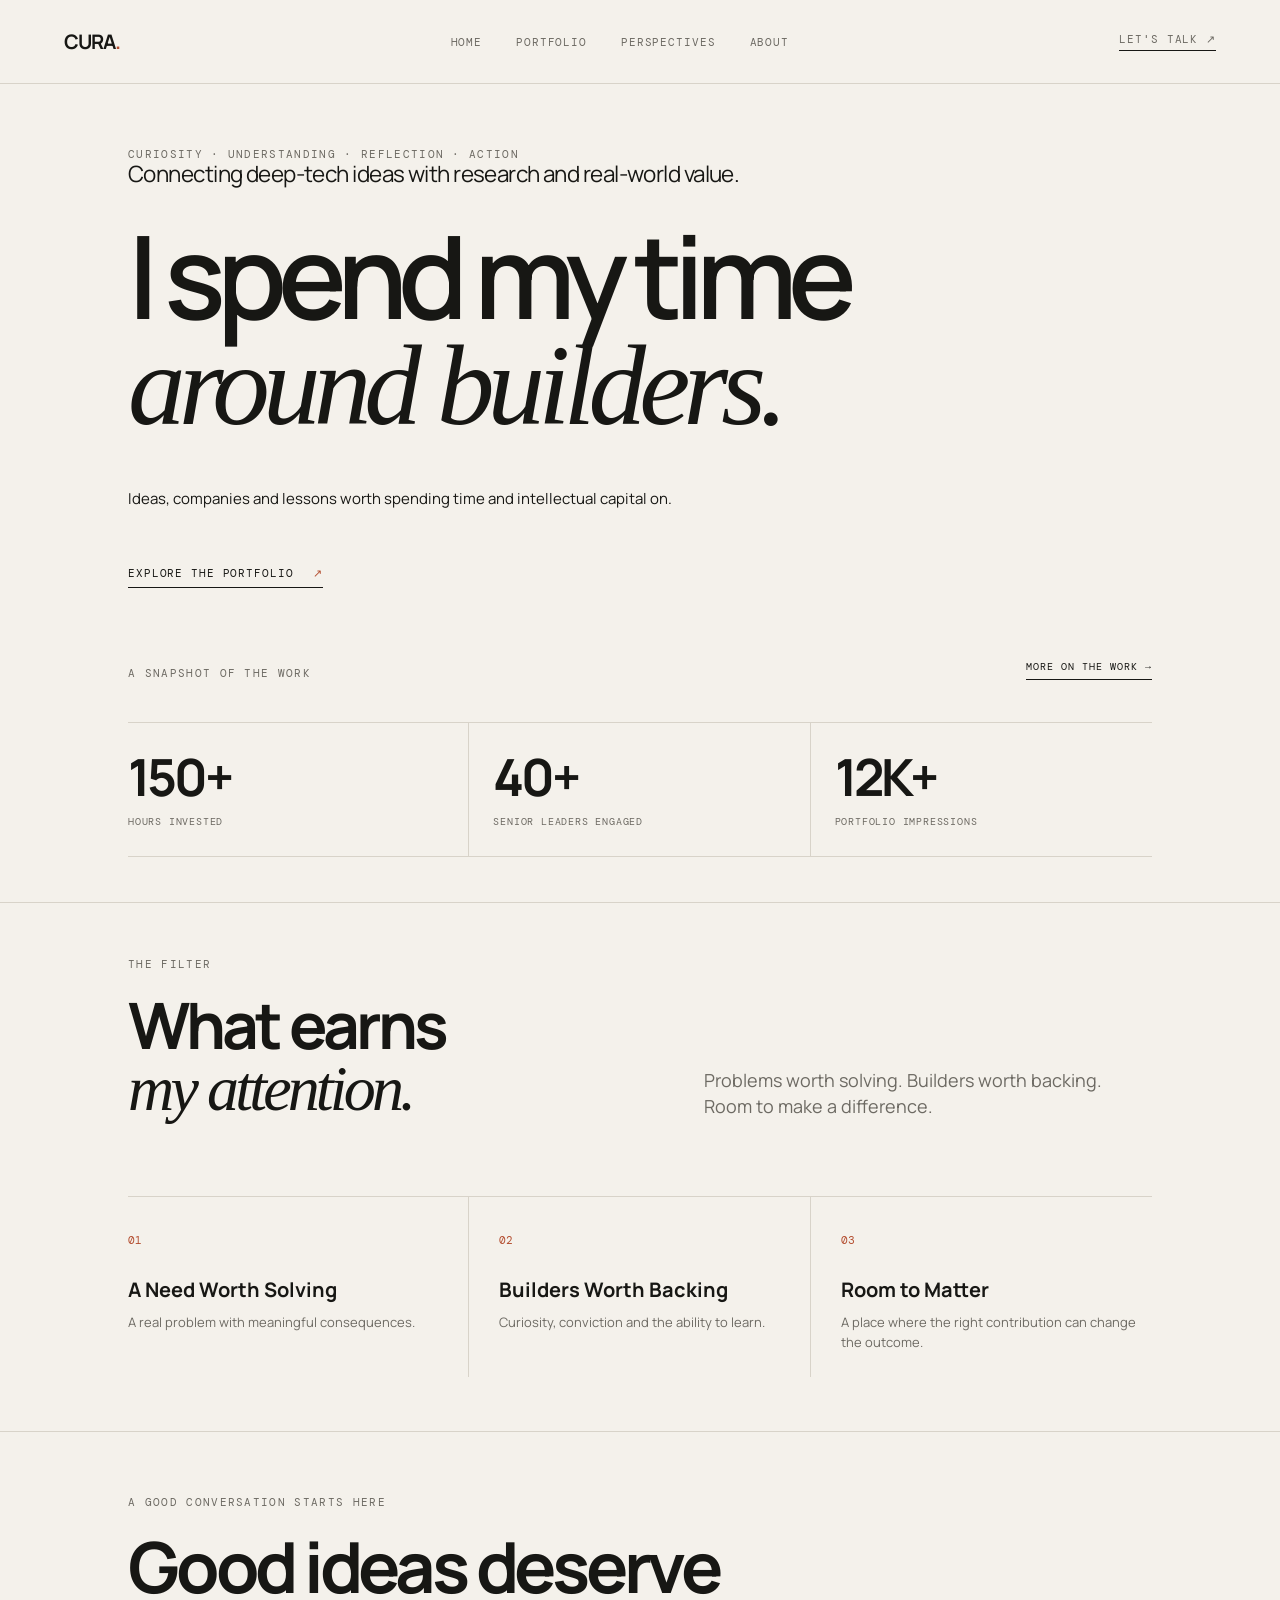
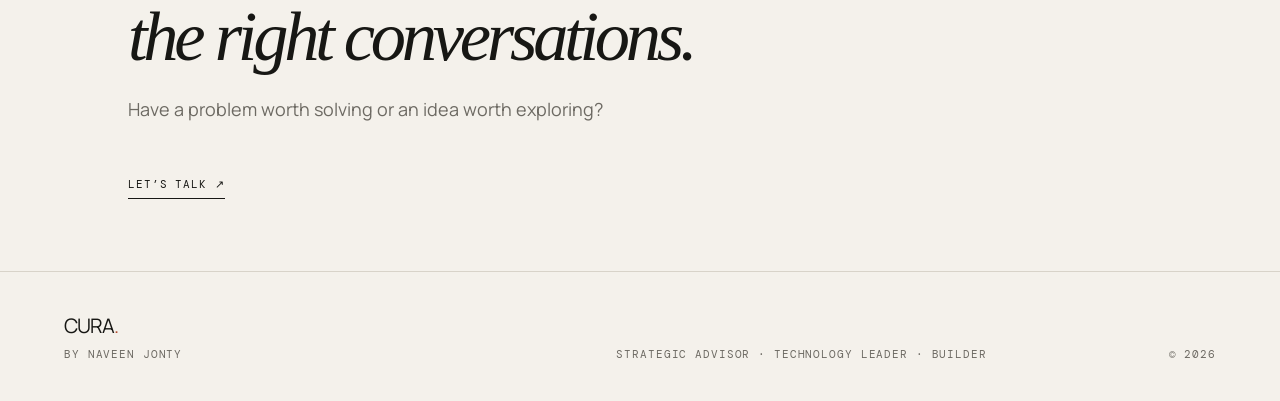
<file: index.html>
<!doctype html><html lang="en"><head><meta charset="utf-8"><meta name="viewport" content="width=device-width,initial-scale=1"><title>Home — CURA</title><meta name="description" content="CURA by Naveen Jonty — a portfolio of perspectives, people, businesses and ideas worth building."><link rel="stylesheet" href="styles.css"></head><body class="home-page"><header class="nav"><a class="brand" href="index.html">CURA<span>.</span></a><nav><a href="index.html">Home</a><a href="portfolio.html">Portfolio</a><a href="perspectives.html">Perspectives</a><a href="about.html">About</a></nav><a class="nav-note" href="mailto:hello@cura.ai">Let's talk ↗</a></header><main><section class="hero"><div class="eyebrow">CURiosity · Understanding · Reflection · Action</div><p class="hero-purpose">Connecting deep-tech ideas with research and real-world value.</p>

  <h1>I spend my time<br><em>around builders.</em></h1><p class="lede"></p><p class="lede small">Ideas, companies and lessons worth spending time and intellectual capital on.</p><a class="arrow-link" href="portfolio.html">Explore the portfolio <span>↗</span></a></section>
<section class="home-impact">
  <div class="section-head">
    <div class="eyebrow">A SNAPSHOT OF THE WORK</div>
    <a href="portfolio.html#impact">MORE ON THE WORK →</a>
  </div>
  <div class="home-impact-grid home-impact-three">
    <div class="home-impact-item"><strong data-impact="hours">—</strong><span>Hours invested</span></div>
    <div class="home-impact-item"><strong data-impact="seniorStakeholders">—</strong><span>Senior leaders engaged</span></div>
    <div class="home-impact-item"><strong data-impact="linkedinImpressions">—</strong><span>Portfolio impressions</span></div>
  </div>
</section>

<section class="filter">
  <div class="filter-intro">
    <div>
      <div class="eyebrow">THE FILTER</div>
      <h2>What earns<br><em>my attention.</em></h2>
    </div>
    <p>Problems worth solving. Builders worth backing. Room to make a difference.</p>
  </div>
  <div class="filter-grid">
    <article class="filter-card"><span>01</span><h3>A Need Worth Solving</h3><p>A real problem with meaningful consequences.</p></article>
    <article class="filter-card"><span>02</span><h3>Builders Worth Backing</h3><p>Curiosity, conviction and the ability to learn.</p></article>
    <article class="filter-card"><span>03</span><h3>Room to Matter</h3><p>A place where the right contribution can change the outcome.</p></article>
  </div>
</section>
<section class="closing"><div class="eyebrow">A GOOD CONVERSATION STARTS HERE</div><h2>Good ideas deserve<br><em>the right conversations.</em></h2><p>Have a problem worth solving or an idea worth exploring?</p><a class="arrow-link" href="mailto:hello@cura.ai">Let’s talk ↗</a></section></main><footer><div><span class="brand">CURA<span>.</span></span><p>By Naveen Jonty</p></div><div>Strategic Advisor · Technology Leader · Builder</div><div>© 2026</div></footer><script src="cura-config.js"></script></body></html>
</file>
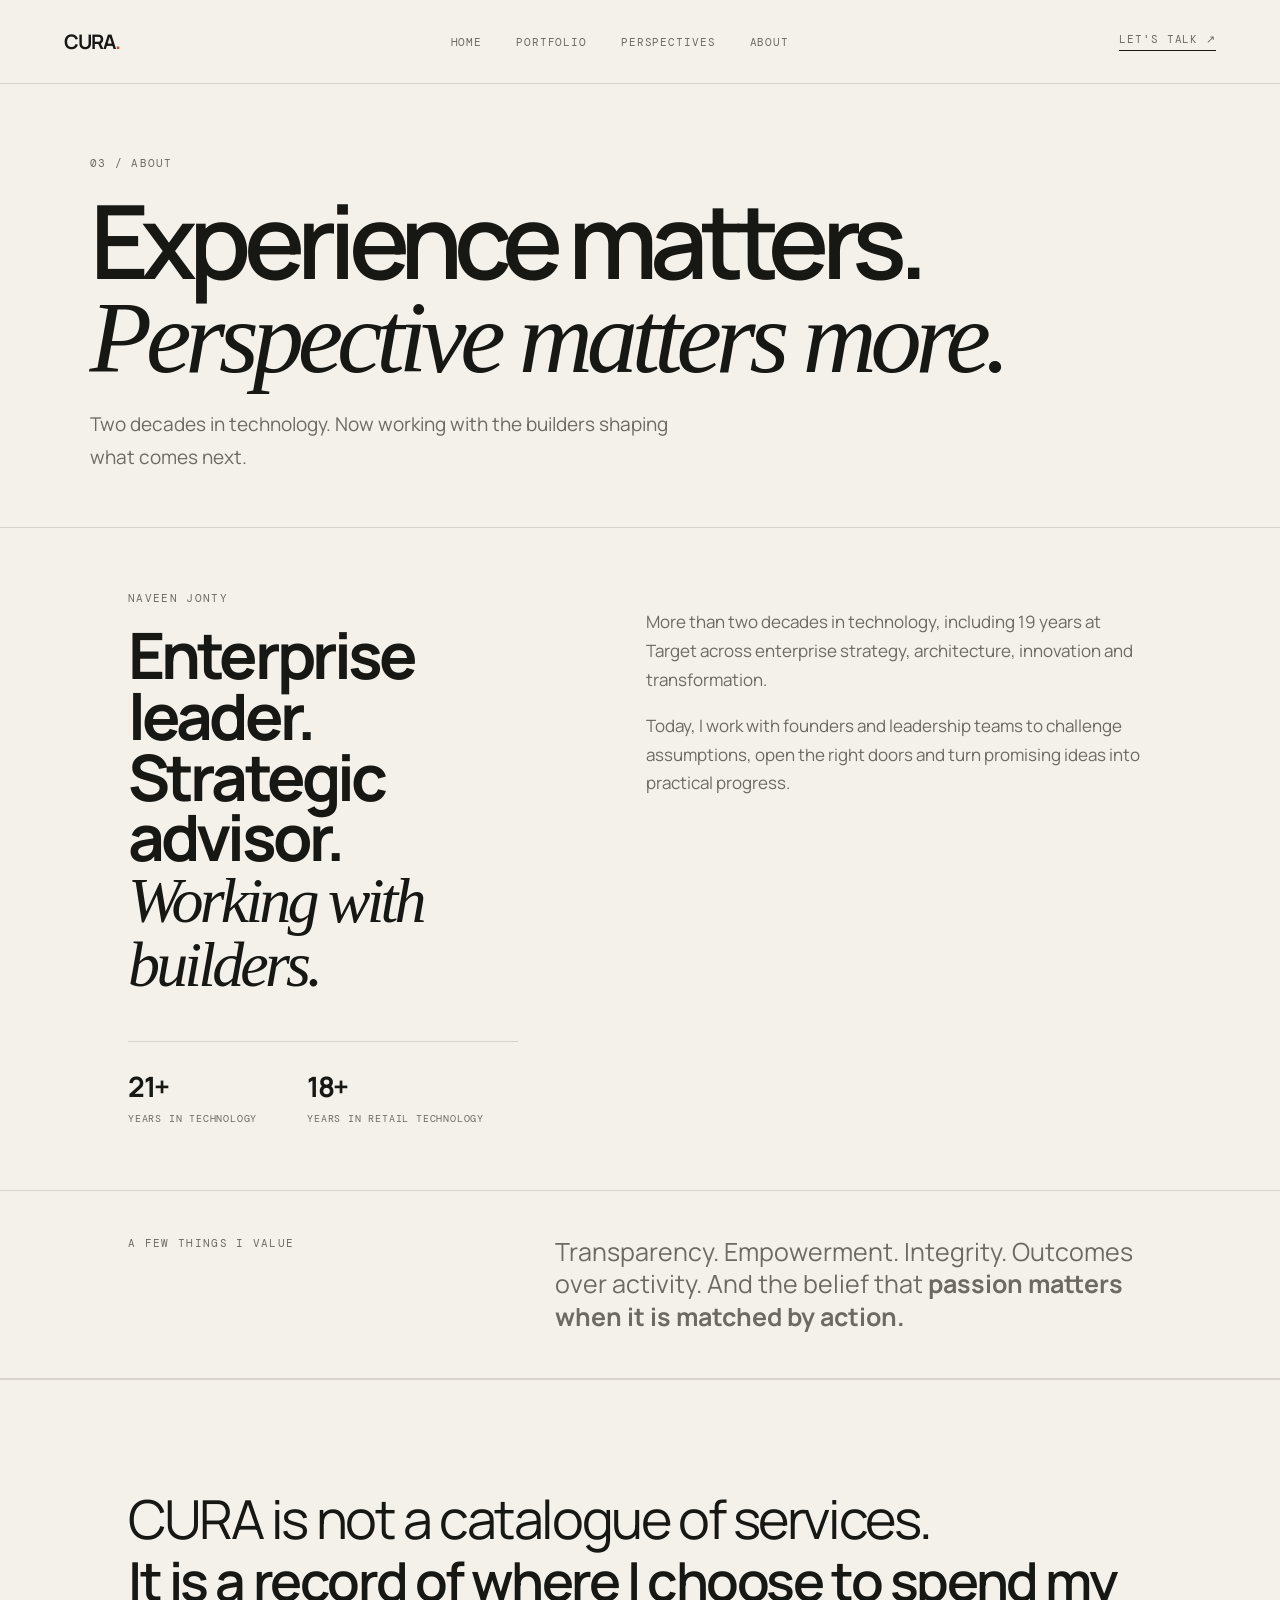
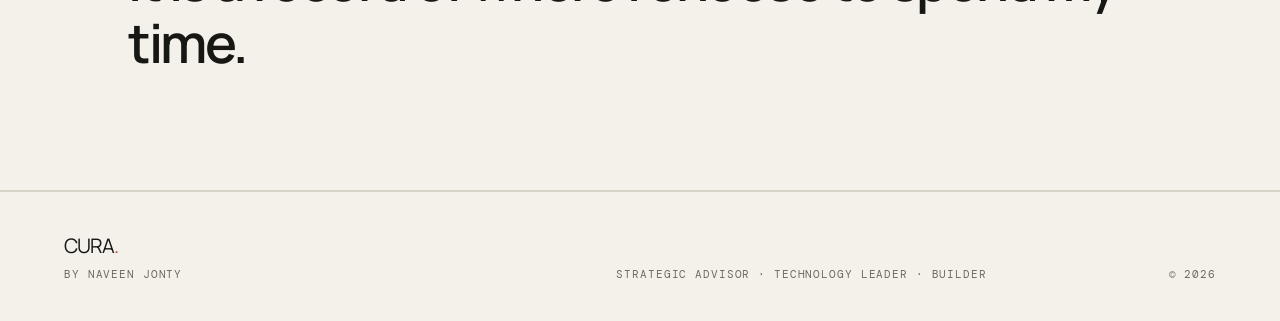
<file: about.html>
<!doctype html><html lang="en"><head><meta charset="utf-8"><meta name="viewport" content="width=device-width,initial-scale=1"><title>About — CURA</title><meta name="description" content="CURA by Naveen Jonty — a portfolio of perspectives, people, businesses and ideas worth building."><link rel="stylesheet" href="styles.css"></head><body class="about-page"><header class="nav"><a class="brand" href="index.html">CURA<span>.</span></a><nav><a href="index.html">Home</a><a href="portfolio.html">Portfolio</a><a href="perspectives.html">Perspectives</a><a href="about.html">About</a></nav><a class="nav-note" href="mailto:hello@cura.ai">Let's talk ↗</a></header><main><section class="page-head"><div class="eyebrow">03 / About</div><h1>Experience matters.<br><em>Perspective matters more.</em></h1><p>Two decades in technology. Now working with the builders shaping what comes next.</p></section><section class="profile"><div><div class="eyebrow">Naveen Jonty</div><h2>Enterprise leader.<br>Strategic advisor.<br><em>Working with builders.</em></h2><div class="profile-stats"><div><strong>21+</strong><span>Years in technology</span></div><div><strong>18+</strong><span>Years in retail technology</span></div></div></div><div class="profile-copy"><p>More than two decades in technology, including 19 years at Target across enterprise strategy, architecture, innovation and transformation.</p><p>Today, I work with founders and leadership teams to challenge assumptions, open the right doors and turn promising ideas into practical progress.</p></div></section><section class="about-note"><div class="eyebrow">A few things I value</div><p>Transparency. Empowerment. Integrity. Outcomes over activity. And the belief that <strong>passion matters when it is matched by action.</strong></p></section><section class="statement"><p>CURA is not a catalogue of services.<br><strong>It is a record of where I choose to spend my time.</strong></p></section></main><footer><div><span class="brand">CURA<span>.</span></span><p>By Naveen Jonty</p></div><div>Strategic Advisor · Technology Leader · Builder</div><div>© 2026</div></footer></body></html>
</file>
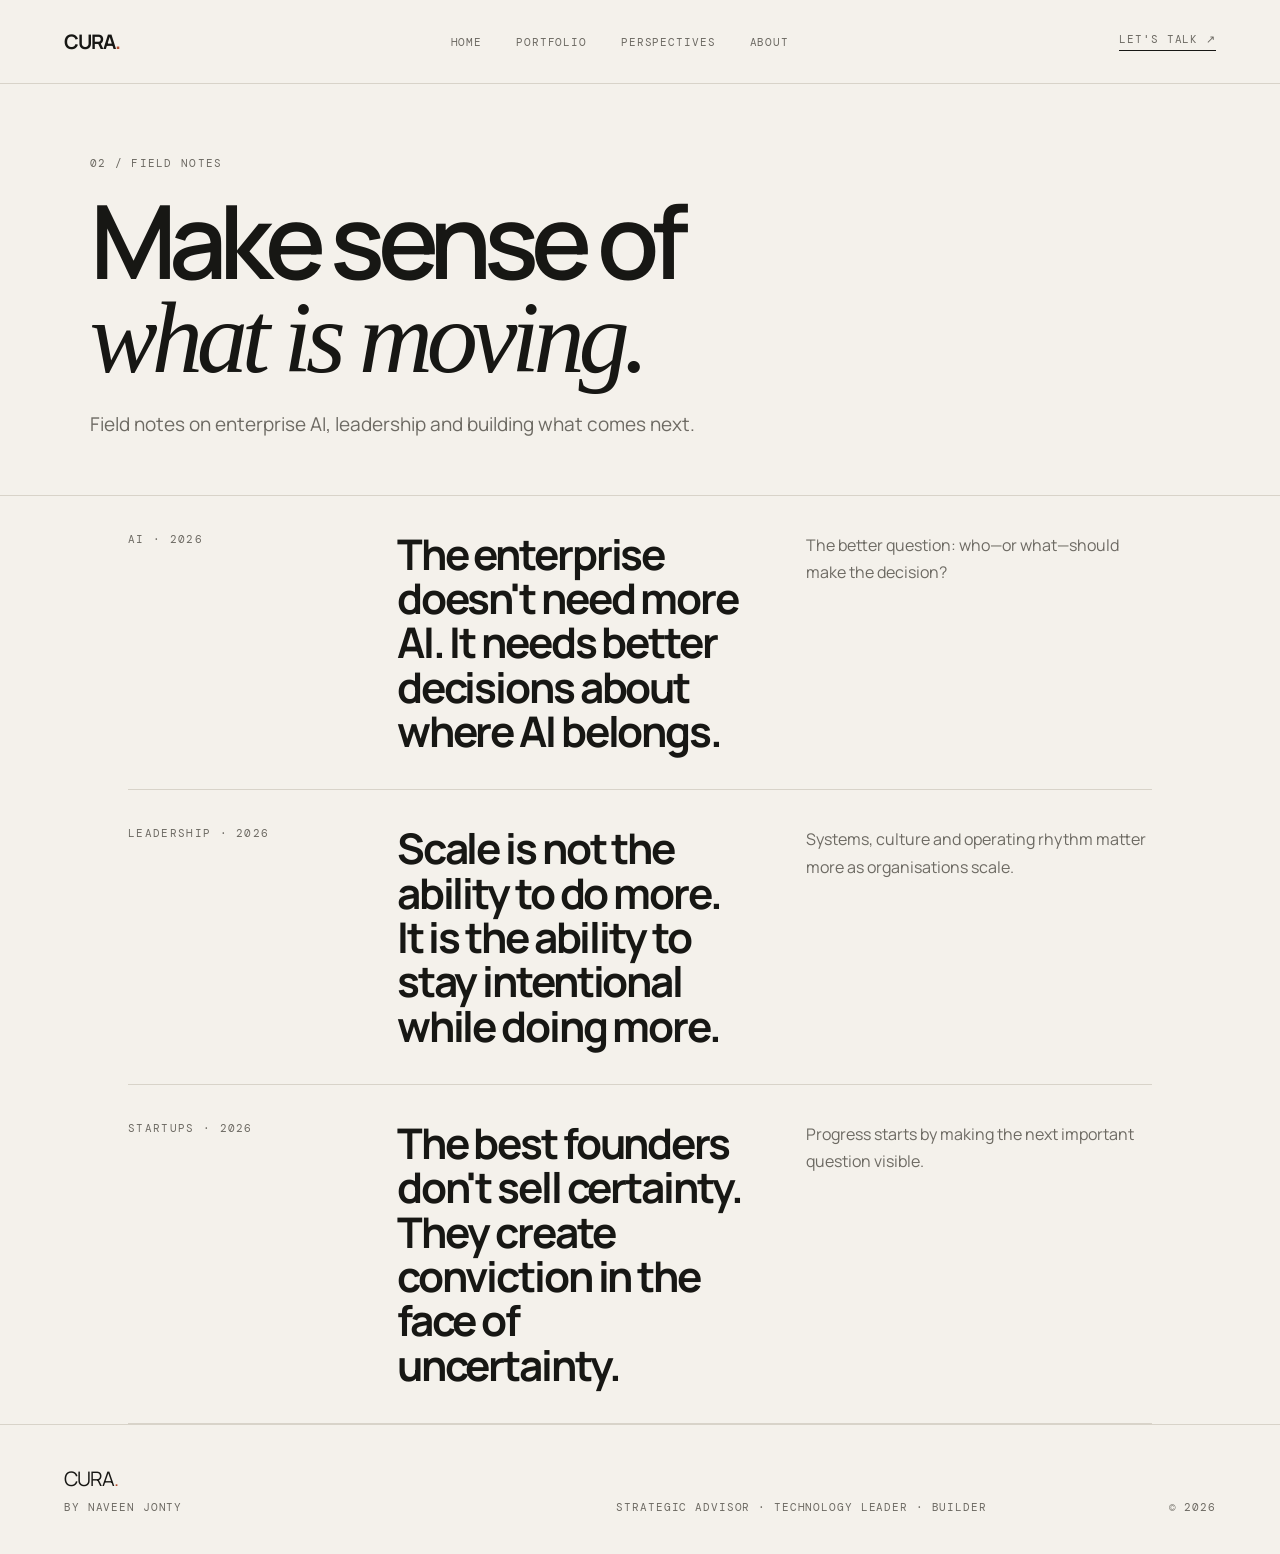
<file: perspectives.html>
<!doctype html><html lang="en"><head><meta charset="utf-8"><meta name="viewport" content="width=device-width,initial-scale=1"><title>Perspectives — CURA</title><meta name="description" content="CURA by Naveen Jonty — a portfolio of perspectives, people, businesses and ideas worth building."><link rel="stylesheet" href="styles.css"></head><body class="perspectives-page"><header class="nav"><a class="brand" href="index.html">CURA<span>.</span></a><nav><a href="index.html">Home</a><a href="portfolio.html">Portfolio</a><a href="perspectives.html">Perspectives</a><a href="about.html">About</a></nav><a class="nav-note" href="mailto:hello@cura.ai">Let's talk ↗</a></header><main><section class="page-head"><div class="eyebrow">02 / Field Notes</div><h1>Make sense of<br><em>what is moving.</em></h1><p>Field notes on enterprise AI, leadership and building what comes next.</p></section><section class="notes"><article><span>AI · 2026</span><h2>The enterprise doesn't need more AI. It needs better decisions about where AI belongs.</h2><p>The better question: who—or what—should make the decision?</p></article><article><span>LEADERSHIP · 2026</span><h2>Scale is not the ability to do more. It is the ability to stay intentional while doing more.</h2><p>Systems, culture and operating rhythm matter more as organisations scale.</p></article><article><span>STARTUPS · 2026</span><h2>The best founders don't sell certainty. They create conviction in the face of uncertainty.</h2><p>Progress starts by making the next important question visible.</p></article></section>
</main><footer><div><span class="brand">CURA<span>.</span></span><p>By Naveen Jonty</p></div><div>Strategic Advisor · Technology Leader · Builder</div><div>© 2026</div></footer></body></html>
</file>
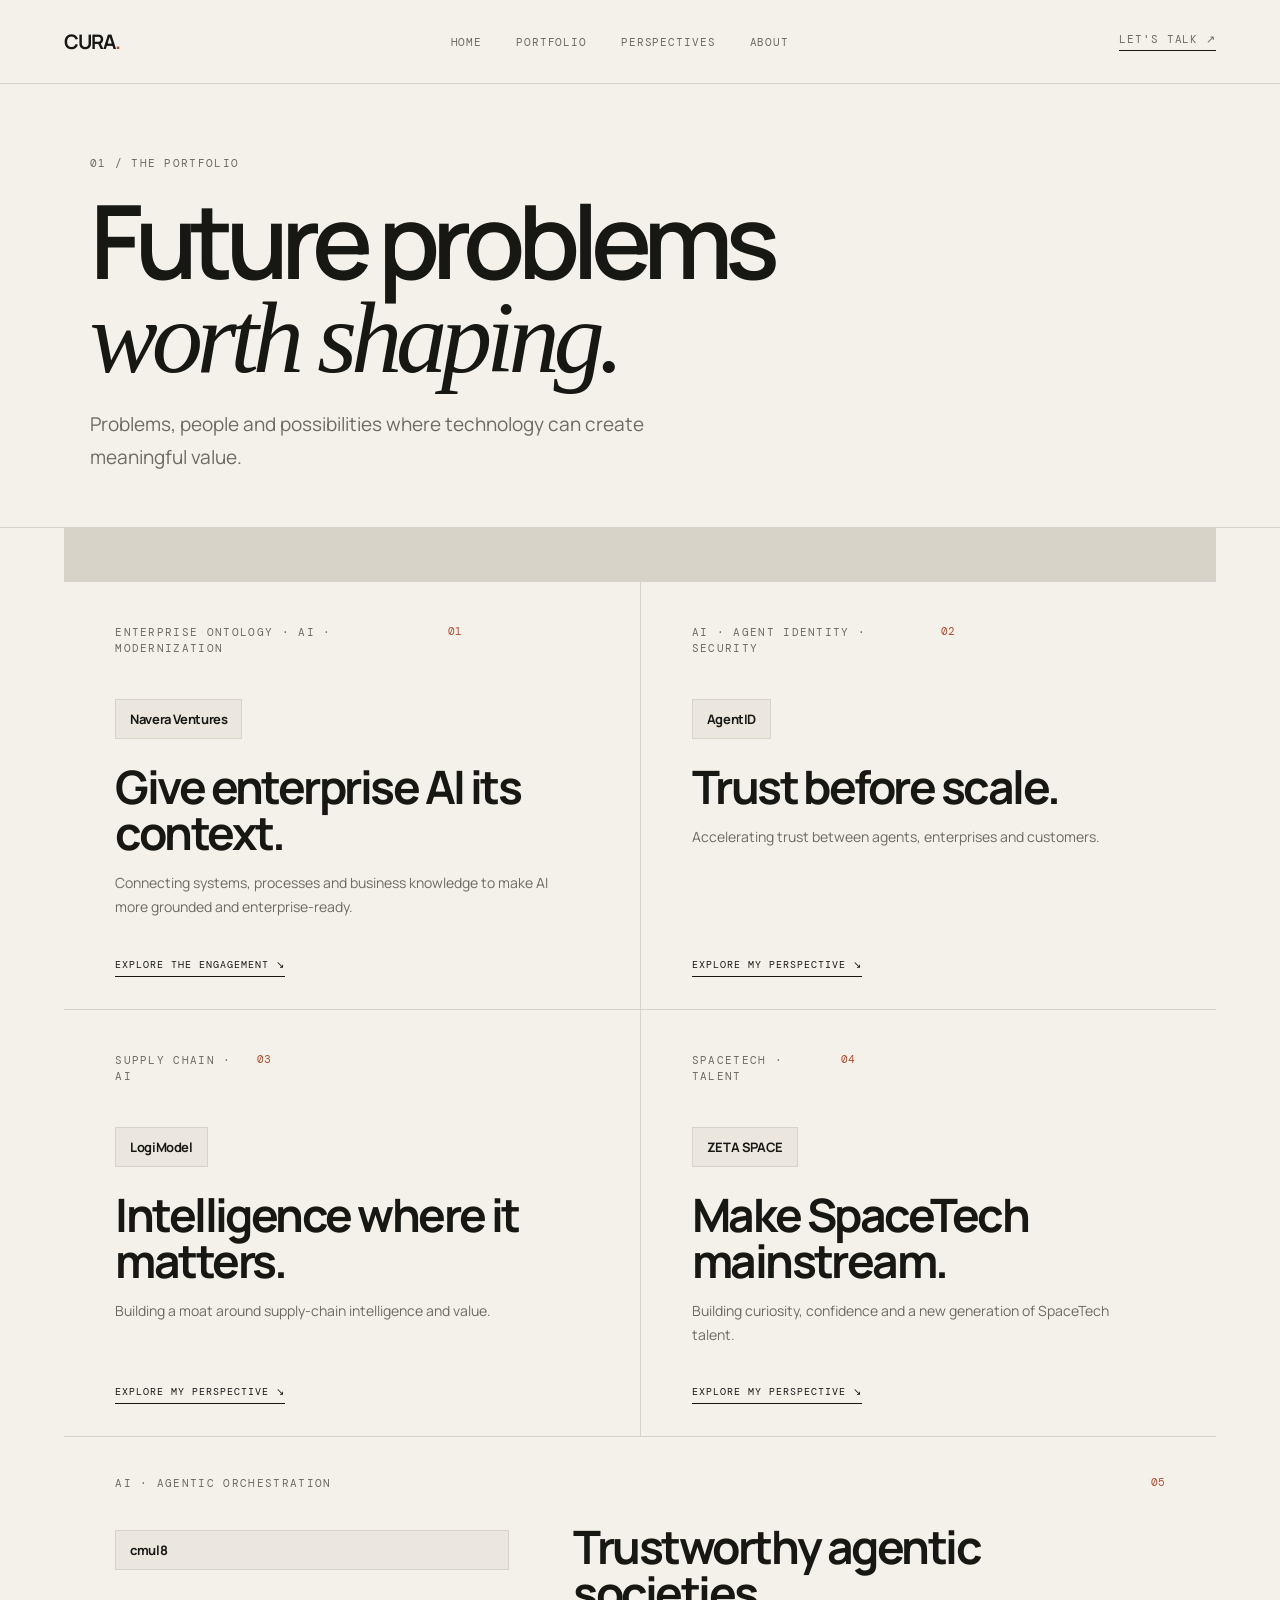
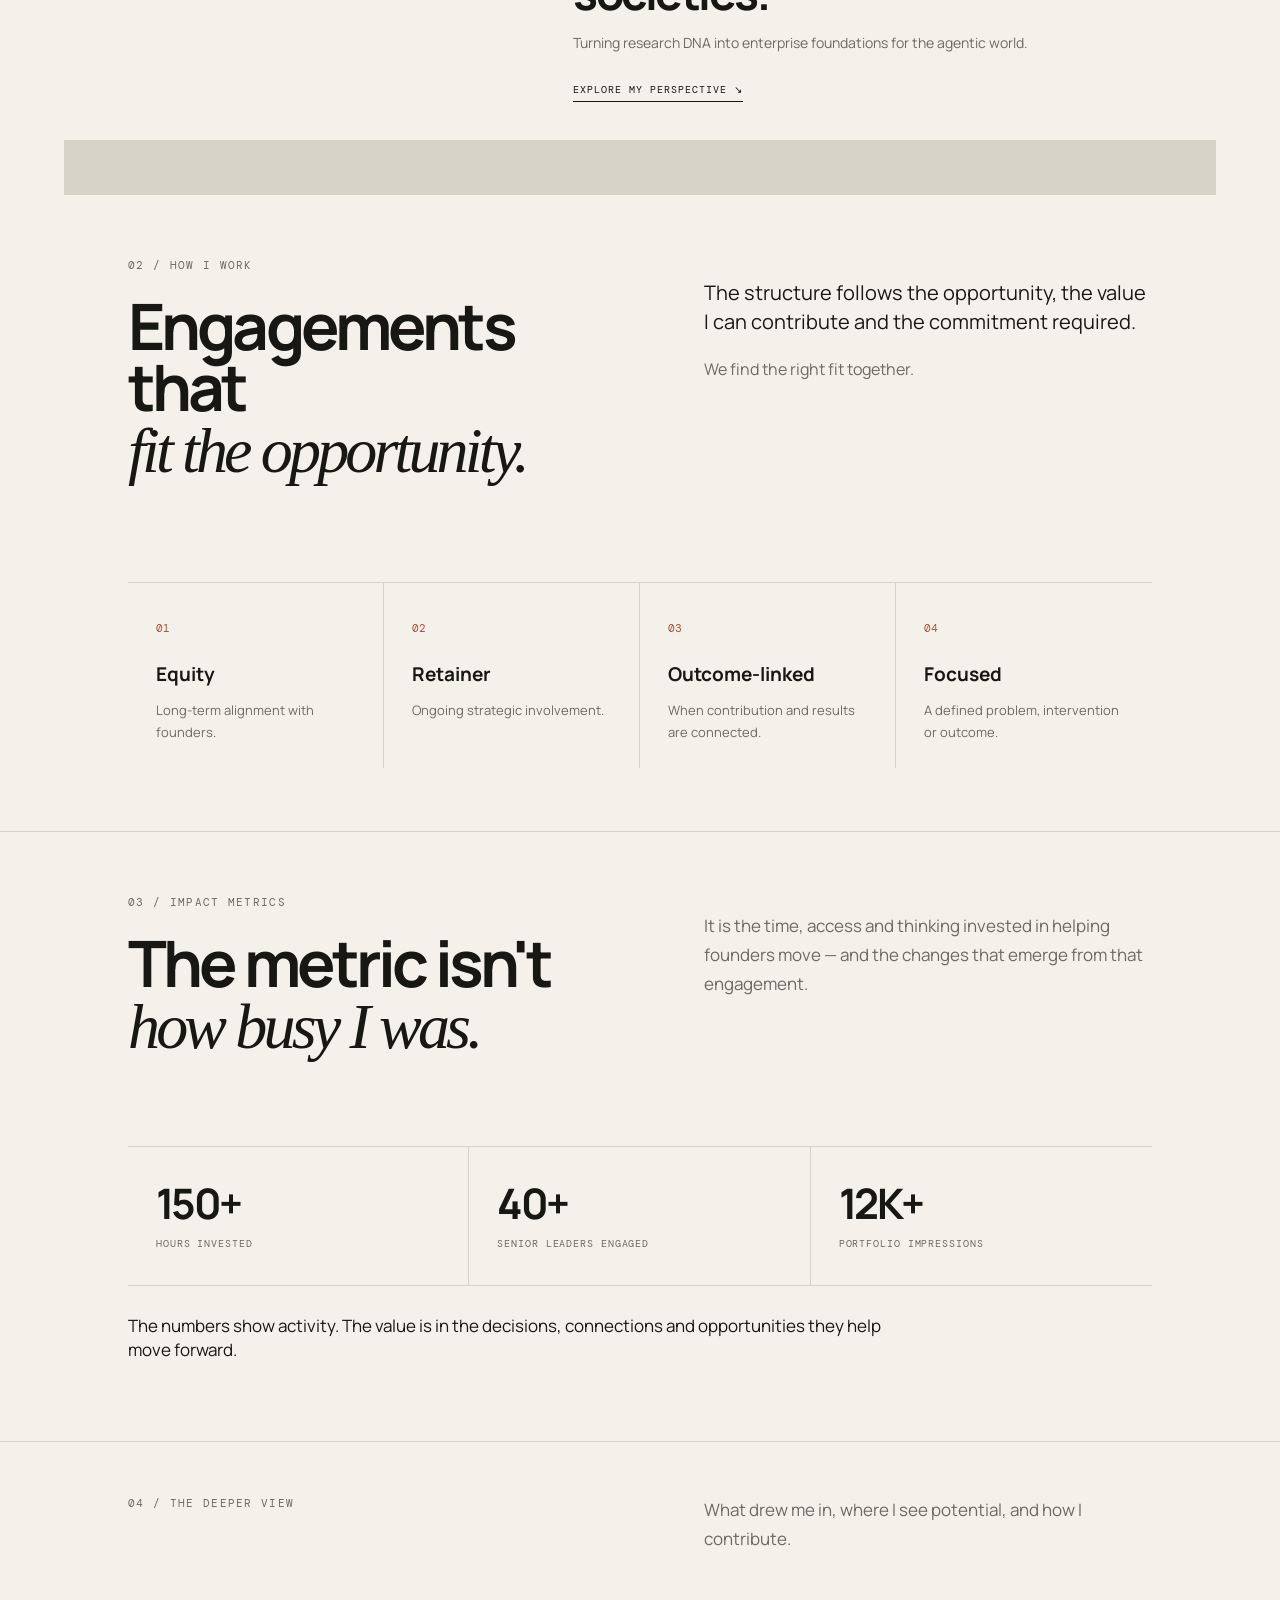
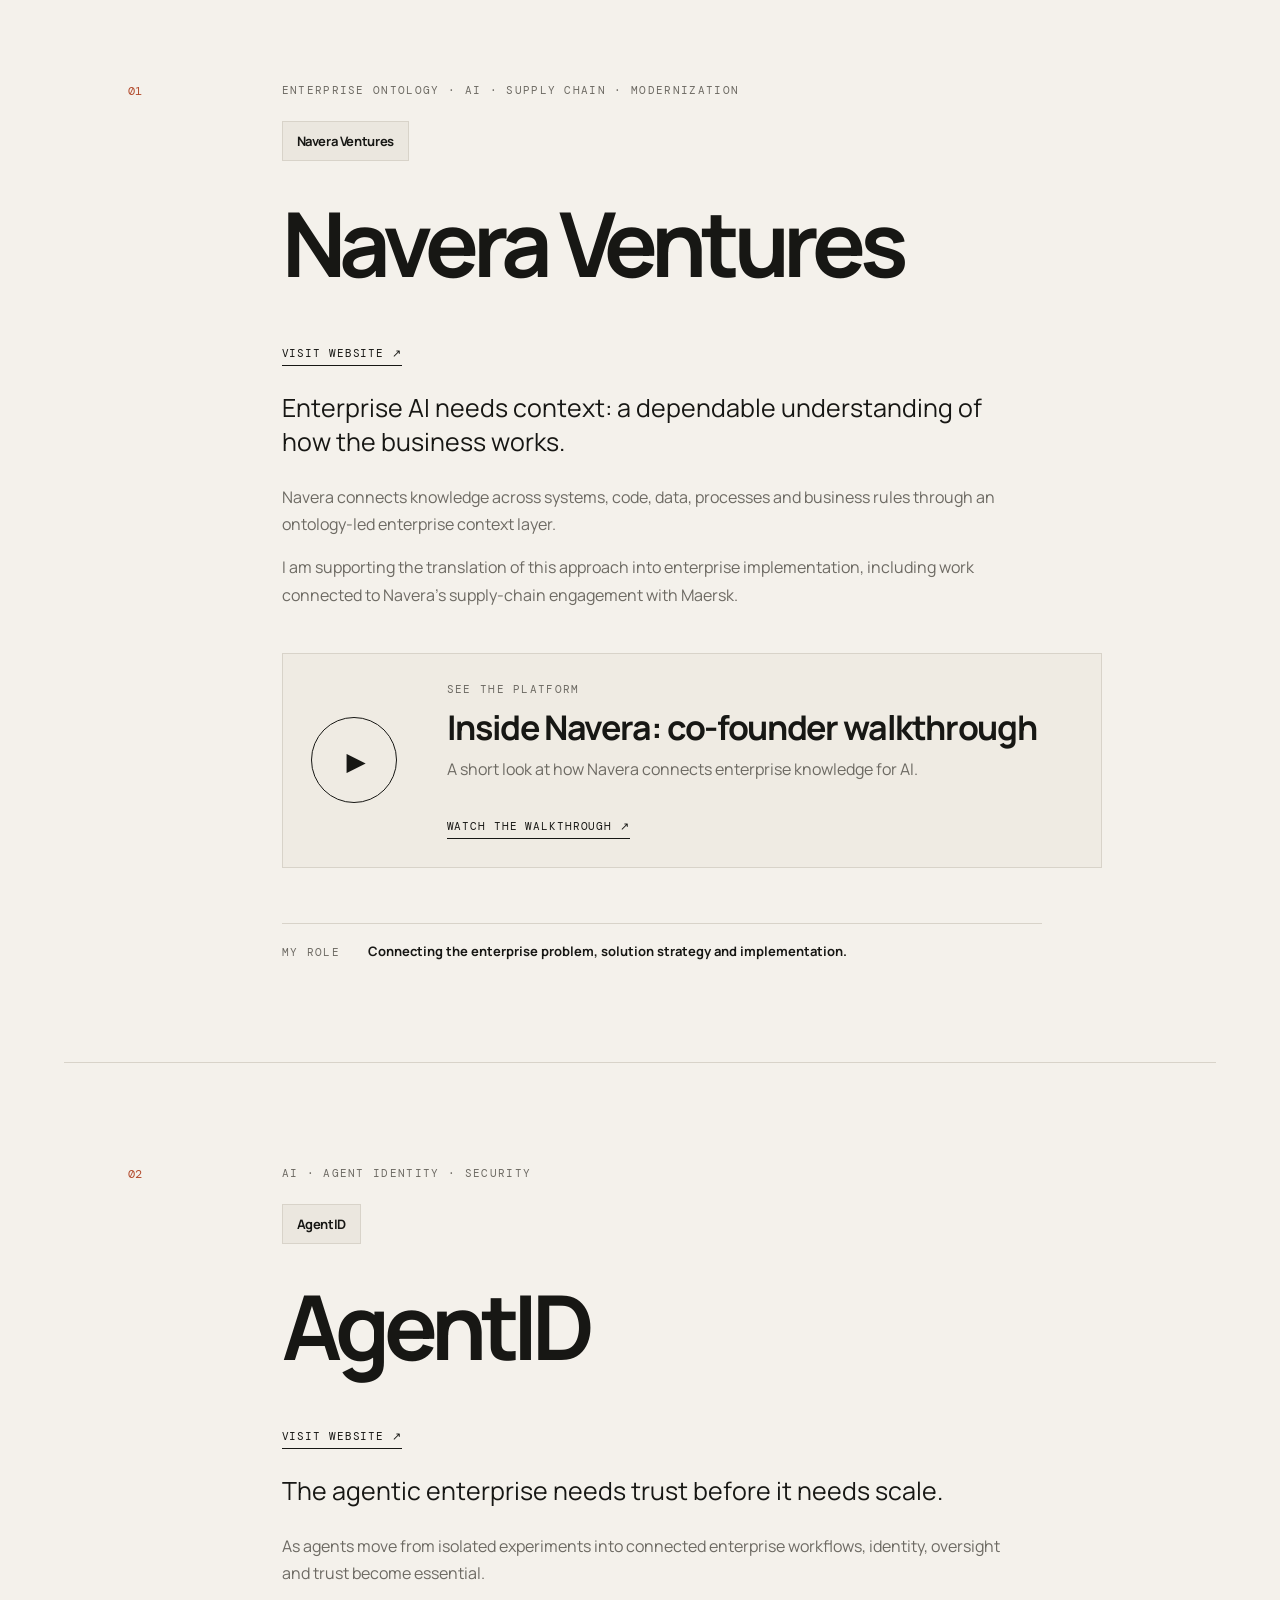
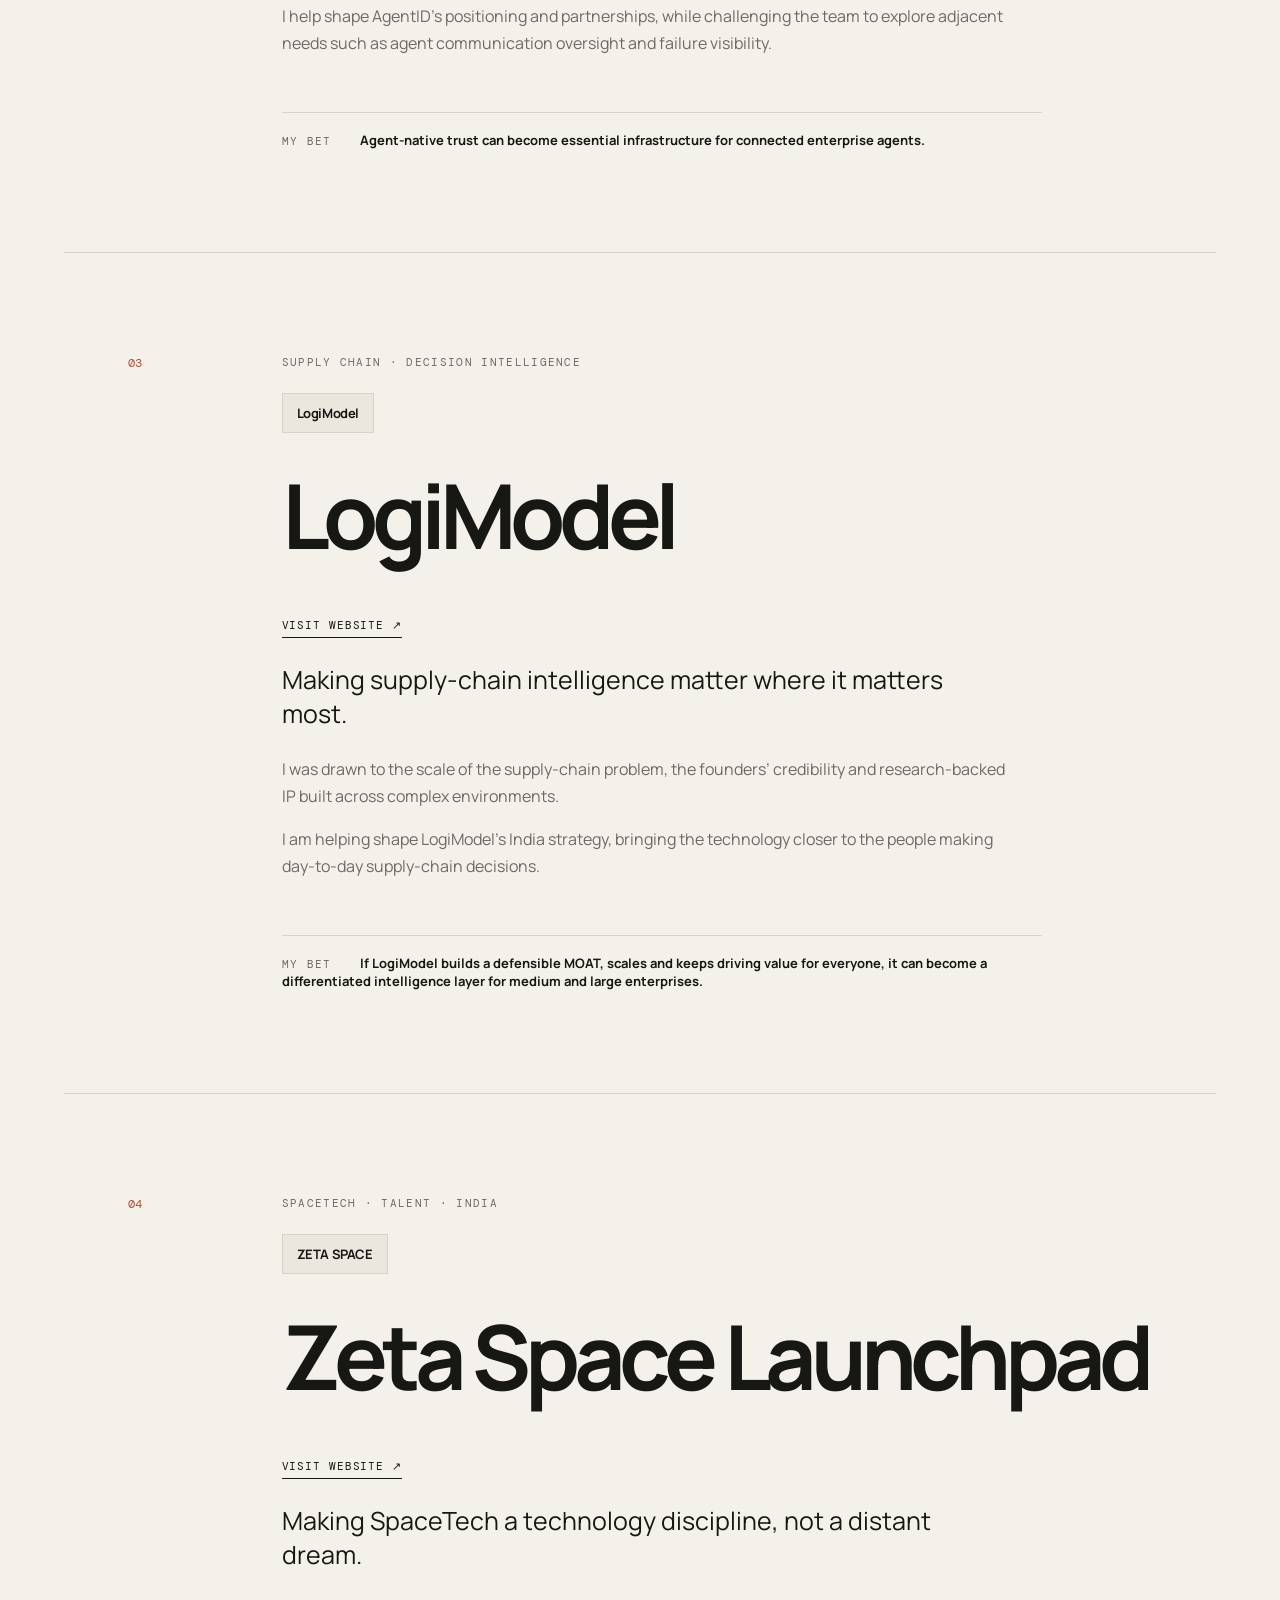
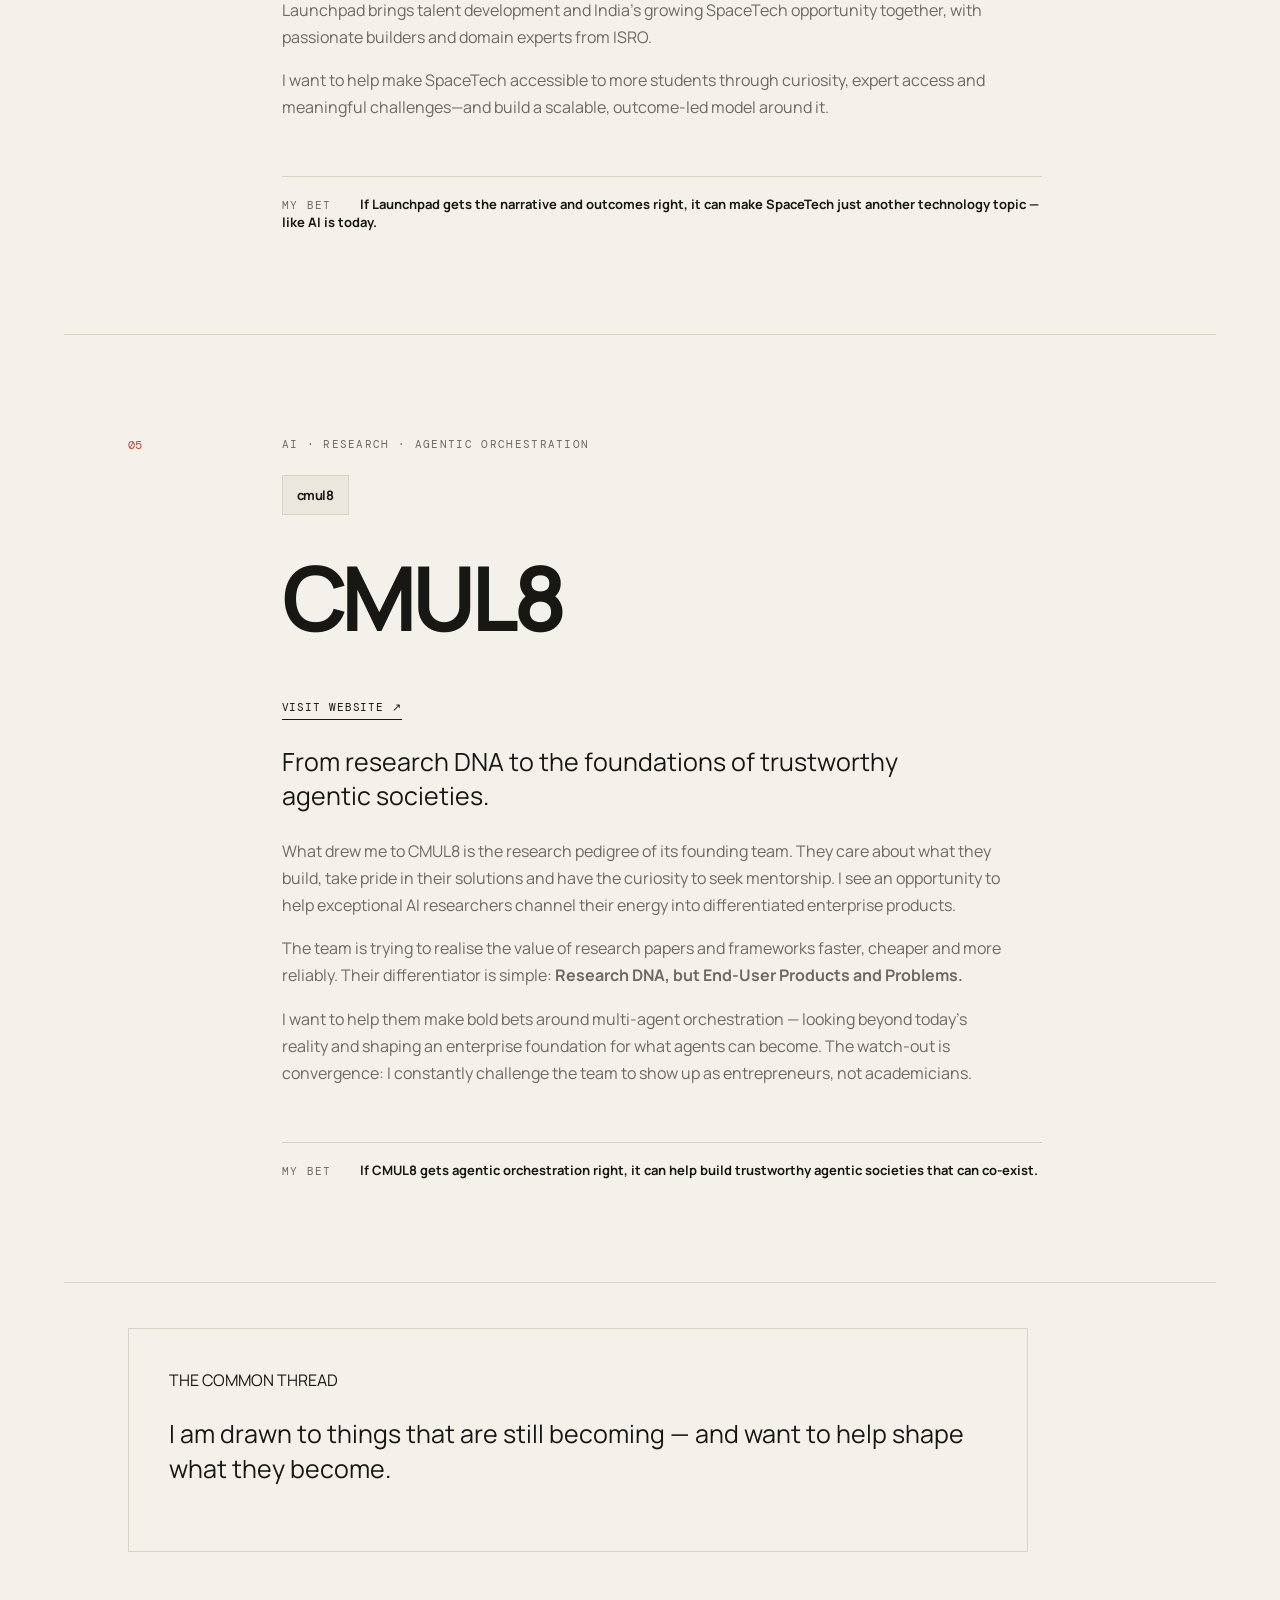
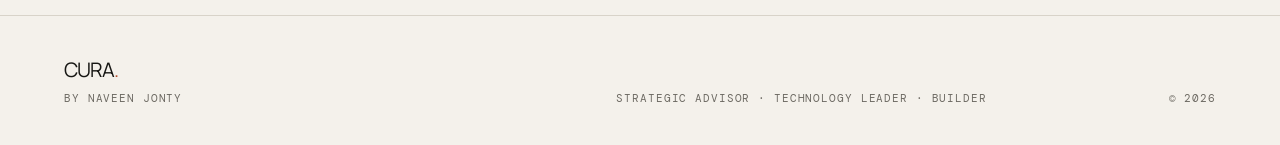
<file: portfolio.html>
<!doctype html><html lang="en"><head><meta charset="utf-8"><meta name="viewport" content="width=device-width,initial-scale=1"><title>Portfolio — CURA</title><meta name="description" content="CURA by Naveen Jonty — a portfolio of perspectives, people, businesses and ideas worth building."><link rel="stylesheet" href="styles.css"></head><body class="portfolio-page"><header class="nav"><a class="brand" href="index.html">CURA<span>.</span></a><nav><a href="index.html">Home</a><a href="portfolio.html">Portfolio</a><a href="perspectives.html">Perspectives</a><a href="about.html">About</a></nav><a class="nav-note" href="mailto:hello@cura.ai">Let's talk ↗</a></header><main><section class="page-head"><div class="eyebrow">01 / The Portfolio</div><h1>Future problems<br><em>worth shaping.</em></h1><p>Problems, people and possibilities where technology can create meaningful value.</p></section><section class="portfolio-snapshot"><a class="portfolio-card" href="#navera"><div class="card-top"><span class="tags">ENTERPRISE ONTOLOGY · AI · MODERNIZATION</span><span class="card-num">01</span></div><div class="brand-mark">Navera Ventures</div><h2>Give enterprise AI its context.</h2><p>Connecting systems, processes and business knowledge to make AI more grounded and enterprise-ready.</p><span class="card-cta">Explore the engagement ↘</span></a><a class="portfolio-card" href="#agentid"><div class="card-top"><span class="tags">AI · AGENT IDENTITY · SECURITY</span><span class="card-num">02</span></div><div class="brand-mark">AgentID</div><h2>Trust before scale.</h2><p>Accelerating trust between agents, enterprises and customers.</p><span class="card-cta">Explore my perspective ↘</span></a><a class="portfolio-card" href="#logimodel"><div class="card-top"><span class="tags">SUPPLY CHAIN · AI</span><span class="card-num">03</span></div><div class="brand-mark">LogiModel</div><h2>Intelligence where it matters.</h2><p>Building a moat around supply-chain intelligence and value.</p><span class="card-cta">Explore my perspective ↘</span></a><a class="portfolio-card" href="#launchpad"><div class="card-top"><span class="tags">SPACETECH · TALENT</span><span class="card-num">04</span></div><div class="brand-mark">ZETA SPACE</div><h2>Make SpaceTech mainstream.</h2><p>Building curiosity, confidence and a new generation of SpaceTech talent.</p><span class="card-cta">Explore my perspective ↘</span></a><a class="portfolio-card" href="#cmul8"><div class="card-top"><span class="tags">AI · AGENTIC ORCHESTRATION</span><span class="card-num">05</span></div><div class="brand-mark">cmul8</div><h2>Trustworthy agentic societies.</h2><p>Turning research DNA into enterprise foundations for the agentic world.</p><span class="card-cta">Explore my perspective ↘</span></a></section><section class="how-work"><div class="how-intro"><div><div class="eyebrow">02 / How I Work</div><h2>Engagements that<br><em>fit the opportunity.</em></h2></div><div><p class="work-lede">The structure follows the opportunity, the value I can contribute and the commitment required.</p><p>We find the right fit together.</p></div></div><div class="engagement-grid"><div class="engagement"><span>01</span><h3>Equity</h3><p>Long-term alignment with founders.</p></div><div class="engagement"><span>02</span><h3>Retainer</h3><p>Ongoing strategic involvement.</p></div><div class="engagement"><span>03</span><h3>Outcome-linked</h3><p>When contribution and results are connected.</p></div><div class="engagement"><span>04</span><h3>Focused</h3><p>A defined problem, intervention or outcome.</p></div></div></section><section class="impact">
<div class="impact-intro"><div><div class="eyebrow">03 / Impact Metrics</div><h2>The metric isn't<br><em>how busy I was.</em></h2></div><div><p>It is the time, access and thinking invested in helping founders move — and the changes that emerge from that engagement.</p></div></div>
<div class="metric-grid metric-grid-three">
<div class="metric"><strong data-impact="hours">—</strong><span>Hours invested</span></div>
<div class="metric"><strong data-impact="seniorStakeholders">—</strong><span>Senior leaders engaged</span></div>
<div class="metric"><strong data-impact="linkedinImpressions">—</strong><span>Portfolio impressions</span></div>
</div>
<p class="impact-close">The numbers show activity. The value is in the decisions, connections and opportunities they help move forward.</p>
</section><section class="portfolio-detail-label"><div class="eyebrow">04 / The Deeper View</div><p>What drew me in, where I see potential, and how I contribute.</p></section><section class="portfolio-list"><article id="navera" class="portfolio-item"><div class="num">01</div><div><div class="tags">ENTERPRISE ONTOLOGY · AI · SUPPLY CHAIN · MODERNIZATION</div><div class="brand-mark">Navera Ventures</div><h2>Navera Ventures</h2><a class="company-link" href="https://naveraventures.com/" target="_blank" rel="noopener">Visit website ↗</a><p class="big">Enterprise AI needs context: a dependable understanding of how the business works.</p><p>Navera connects knowledge across systems, code, data, processes and business rules through an ontology-led enterprise context layer.</p><p>I am supporting the translation of this approach into enterprise implementation, including work connected to Navera’s supply-chain engagement with Maersk.</p><div class="navera-video"><div class="navera-video-mark" aria-hidden="true">▶</div><div class="navera-video-copy"><span class="eyebrow">SEE THE PLATFORM</span><h3>Inside Navera: co-founder walkthrough</h3><p>A short look at how Navera connects enterprise knowledge for AI.</p><a class="company-link" href="https://www.youtube.com/watch?v=mwAAl6P0muA" target="_blank" rel="noopener">Watch the walkthrough ↗</a></div></div><div class="role">MY ROLE <strong>Connecting the enterprise problem, solution strategy and implementation.</strong></div></div></article><article id="agentid" class="portfolio-item"><div class="num">02</div><div><div class="tags">AI · AGENT IDENTITY · SECURITY</div><div class="brand-mark">AgentID</div><h2>AgentID</h2><a class="company-link" href="https://agntid.ai/" target="_blank" rel="noopener">Visit website ↗</a><p class="big">The agentic enterprise needs trust before it needs scale.</p><p>As agents move from isolated experiments into connected enterprise workflows, identity, oversight and trust become essential.</p><p>I help shape AgentID’s positioning and partnerships, while challenging the team to explore adjacent needs such as agent communication oversight and failure visibility.</p><div class="role">MY BET <strong>Agent-native trust can become essential infrastructure for connected enterprise agents.</strong></div></div></article><article id="logimodel" class="portfolio-item"><div class="num">03</div><div><div class="tags">SUPPLY CHAIN · DECISION INTELLIGENCE</div><div class="brand-mark">LogiModel</div><h2>LogiModel</h2><a class="company-link" href="https://www.logimodel.com/" target="_blank" rel="noopener">Visit website ↗</a><p class="big">Making supply-chain intelligence matter where it matters most.</p><p>I was drawn to the scale of the supply-chain problem, the founders’ credibility and research-backed IP built across complex environments.</p><p>I am helping shape LogiModel’s India strategy, bringing the technology closer to the people making day-to-day supply-chain decisions.</p><div class="role">MY BET <strong>If LogiModel builds a defensible MOAT, scales and keeps driving value for everyone, it can become a differentiated intelligence layer for medium and large enterprises.</strong></div></div></article><article id="launchpad" class="portfolio-item"><div class="num">04</div><div><div class="tags">SPACETECH · TALENT · INDIA</div><div class="brand-mark">ZETA SPACE</div><h2>Zeta Space Launchpad</h2><a class="company-link" href="https://www.zetaspace.co/outreach" target="_blank" rel="noopener">Visit website ↗</a><p class="big">Making SpaceTech a technology discipline, not a distant dream.</p><p>Launchpad brings talent development and India’s growing SpaceTech opportunity together, with passionate builders and domain experts from ISRO.</p><p>I want to help make SpaceTech accessible to more students through curiosity, expert access and meaningful challenges—and build a scalable, outcome-led model around it.</p><div class="role">MY BET <strong>If Launchpad gets the narrative and outcomes right, it can make SpaceTech just another technology topic — like AI is today.</strong></div></div></article><article id="cmul8" class="portfolio-item"><div class="num">05</div><div><div class="tags">AI · RESEARCH · AGENTIC ORCHESTRATION</div><div class="brand-mark">cmul8</div><h2>CMUL8</h2><a class="company-link" href="https://www.cmul8.com/" target="_blank" rel="noopener">Visit website ↗</a><p class="big">From research DNA to the foundations of trustworthy agentic societies.</p><p>What drew me to CMUL8 is the research pedigree of its founding team. They care about what they build, take pride in their solutions and have the curiosity to seek mentorship. I see an opportunity to help exceptional AI researchers channel their energy into differentiated enterprise products.</p><p>The team is trying to realise the value of research papers and frameworks faster, cheaper and more reliably. Their differentiator is simple: <strong>Research DNA, but End-User Products and Problems.</strong></p><p>I want to help them make bold bets around multi-agent orchestration — looking beyond today's reality and shaping an enterprise foundation for what agents can become. The watch-out is convergence: I constantly challenge the team to show up as entrepreneurs, not academicians.</p><div class="role">MY BET <strong>If CMUL8 gets agentic orchestration right, it can help build trustworthy agentic societies that can co-exist.</strong></div></div></article></section><section class="note-box"><span>THE COMMON THREAD</span><p>I am drawn to things that are still becoming — and want to help shape what they become.</p></section></main><footer><div><span class="brand">CURA<span>.</span></span><p>By Naveen Jonty</p></div><div>Strategic Advisor · Technology Leader · Builder</div><div>© 2026</div></footer><script src="cura-config.js"></script></body></html>
</file>
<file: styles.css>
@import url('https://fonts.googleapis.com/css2?family=DM+Mono:wght@400;500&family=Manrope:wght@400;500;600;700&display=swap');
:root{--bg:#f4f1eb;--ink:#171714;--muted:#6d6a63;--line:#d8d3c9;--accent:#b34d2f}*{box-sizing:border-box}html{scroll-behavior:smooth}body{margin:0;background:var(--bg);color:var(--ink);font-family:Manrope,system-ui,sans-serif}a{color:inherit;text-decoration:none}.nav{height:84px;padding:0 5vw;display:flex;align-items:center;justify-content:space-between;border-bottom:1px solid var(--line);position:sticky;top:0;background:rgba(244,241,235,.94);backdrop-filter:blur(12px);z-index:10}.brand{font-size:20px;font-weight:700;letter-spacing:-.05em}.brand span{color:var(--accent)}nav{display:flex;gap:34px}nav a,.nav-note{font:11px "DM Mono",monospace;text-transform:uppercase;letter-spacing:.08em;color:var(--muted)}nav a.active,nav a:hover{color:var(--ink)}.nav-note{border-bottom:1px solid var(--ink);padding-bottom:4px}.hero{padding:13vh 10vw 15vh;max-width:1250px}.eyebrow,.tags,.role,.notes span,.smallcaps{font:11px "DM Mono",monospace;letter-spacing:.12em;text-transform:uppercase;color:var(--muted)}h1{font-size:clamp(58px,9vw,142px);line-height:.91;letter-spacing:-.075em;margin:35px 0 50px;font-weight:600}h1 em,h2 em{font-family:Georgia,serif;font-weight:400;letter-spacing:-.06em}p{line-height:1.7;color:var(--muted)}.lede{font-size:22px;max-width:680px;line-height:1.45;color:var(--ink)}.lede.small{font-size:15px;max-width:580px;margin-top:18px}.arrow-link,.text-link{display:inline-block;margin-top:34px;font:11px "DM Mono",monospace;text-transform:uppercase;letter-spacing:.08em;border-bottom:1px solid var(--ink);padding-bottom:7px}.arrow-link span{color:var(--accent);margin-left:12px}.statement{border-top:1px solid var(--line);border-bottom:1px solid var(--line);padding:8vw 10vw}.statement p{font-size:clamp(30px,4.2vw,62px);line-height:1.15;letter-spacing:-.045em;color:var(--ink);max-width:1050px}.statement strong{font-weight:600}.philosophy{padding:10vw;border-bottom:1px solid var(--line)}.philosophy-intro{display:grid;grid-template-columns:1fr 1.7fr;gap:8vw;margin-bottom:6vw}.philosophy-intro h2{font-size:clamp(40px,5vw,72px);line-height:.95;letter-spacing:-.06em;margin:20px 0}.bet{font-size:20px!important;color:var(--ink)!important;line-height:1.45!important;border-left:2px solid var(--accent);padding-left:20px}.principles{display:grid;grid-template-columns:repeat(3,1fr);border-top:1px solid var(--line)}.principle{padding:35px 30px 45px;border-right:1px solid var(--line);min-height:240px}.principle:nth-child(3n){border-right:0}.principle b{font:11px "DM Mono",monospace;color:var(--accent)}.principle h3{font-size:22px;letter-spacing:-.03em;margin:35px 0 12px}.principle p{font-size:14px;margin:0}.split{display:grid;grid-template-columns:1fr 1fr;gap:8vw;padding:11vw 10vw 7vw}.split h2,.closing h2{font-size:clamp(40px,5.5vw,76px);line-height:.95;letter-spacing:-.06em;margin:24px 0}.split p{font-size:18px;max-width:480px}.cards{display:grid;grid-template-columns:repeat(3,1fr);border-top:1px solid var(--line);margin:0 5vw}.card{padding:42px 5vw 60px 4vw;border-right:1px solid var(--line);position:relative;min-height:310px;transition:transform .3s}.card:hover{transform:translateY(-7px)}.card span{font:11px "DM Mono",monospace;letter-spacing:.1em;color:var(--muted)}.card h3{font-size:40px;letter-spacing:-.05em;margin:40px 0 12px}.card p{max-width:290px}.card b{position:absolute;right:30px;bottom:25px;font:12px "DM Mono",monospace;color:var(--accent)}.closing{padding:13vw 10vw 15vw;max-width:1100px}.closing p{font-size:18px;max-width:600px}.page-head{padding:11vw 10vw 9vw;border-bottom:1px solid var(--line)}.page-head h1{font-size:clamp(54px,8vw,118px);margin:35px 0}.page-head>p{font-size:19px;max-width:620px}.portfolio-list{padding:0 5vw}.portfolio-item{display:grid;grid-template-columns:15% 1fr;padding:8vw 5vw;border-bottom:1px solid var(--line);min-height:520px}.portfolio-item .num{font:12px "DM Mono",monospace;color:var(--accent)}.portfolio-item h2{font-size:clamp(50px,7vw,100px);letter-spacing:-.07em;margin:20px 0}.portfolio-item .big{font-size:25px;color:var(--ink);max-width:700px;line-height:1.35}.portfolio-item>div:last-child>p:not(.big){max-width:730px}.role{margin-top:55px;border-top:1px solid var(--line);padding-top:18px;max-width:760px}.role strong{font-family:Manrope;font-size:13px;letter-spacing:0;text-transform:none;color:var(--ink);margin-left:20px}.note-box{margin:7vw 10vw 12vw;padding:40px;border:1px solid var(--line);max-width:900px}.note-box p{font-size:25px;color:var(--ink);line-height:1.4}.notes{padding:0 10vw}.notes article{display:grid;grid-template-columns:20% 1fr 1fr;gap:5vw;border-bottom:1px solid var(--line);padding:6vw 0}.notes h2{font-size:clamp(28px,3.3vw,48px);line-height:1.05;letter-spacing:-.05em;margin:0}.notes p{margin:0;max-width:450px}.profile{display:grid;grid-template-columns:1fr 1.3fr;gap:10vw;padding:11vw 10vw;border-bottom:1px solid var(--line)}.profile h2{font-size:clamp(44px,5vw,72px);line-height:.95;letter-spacing:-.06em;margin:20px 0}.profile-copy p{font-size:17px;max-width:680px}.profile-stats{display:flex;gap:50px;margin-top:45px;padding-top:25px;border-top:1px solid var(--line)}.profile-stats strong{display:block;font-size:28px;letter-spacing:-.05em}.profile-stats span{font:10px "DM Mono",monospace;text-transform:uppercase;letter-spacing:.08em;color:var(--muted)}.about-grid{display:grid;grid-template-columns:1fr 1fr;gap:10vw;padding:11vw 10vw;border-bottom:1px solid var(--line)}.about-grid h2{font-size:clamp(45px,5vw,70px);line-height:.95;letter-spacing:-.06em}.about-grid p{font-size:18px;max-width:650px}.principles-section{padding:10vw}.principle-grid{display:grid;grid-template-columns:repeat(4,1fr);margin-top:60px}.principle-grid>div{padding:35px 30px 20px;border-top:1px solid var(--line);border-right:1px solid var(--line)}.principle-grid>div:last-child{border-right:0}.principle-grid b{font:11px "DM Mono",monospace;color:var(--accent)}.principle-grid h3{font-size:22px;margin-top:35px}.principle-grid p{font-size:14px}footer{border-top:1px solid var(--line);padding:40px 5vw;display:grid;grid-template-columns:1fr 1fr auto;gap:30px;align-items:end;font:11px "DM Mono",monospace;color:var(--muted);text-transform:uppercase;letter-spacing:.08em}footer p{font:11px "DM Mono",monospace;margin:8px 0 0}footer .brand{font:20px Manrope;text-transform:none;letter-spacing:-.05em;color:var(--ink)}@media(max-width:800px){.nav{height:70px}.nav nav{display:none}.hero{padding:12vh 7vw}.split,.about-grid,.profile,.philosophy-intro{grid-template-columns:1fr;padding-left:7vw;padding-right:7vw}.cards{grid-template-columns:1fr;margin:0 7vw}.card{border-right:0;border-bottom:1px solid var(--line)}.page-head{padding:18vw 7vw 12vw}.portfolio-list{padding:0 7vw}.portfolio-item{grid-template-columns:12% 1fr;padding:15vw 0}.portfolio-item h2{font-size:54px}.notes{padding:0 7vw}.notes article{grid-template-columns:1fr;gap:25px;padding:14vw 0}.principles{grid-template-columns:1fr}.principle{border-right:0;border-bottom:1px solid var(--line)}.principle-grid{grid-template-columns:1fr 1fr}.principle-grid>div{border-right:0}.statement{padding:15vw 7vw}footer{grid-template-columns:1fr;padding:35px 7vw;gap:15px}h1{font-size:clamp(52px,16vw,90px)}}
.brand-mark{display:inline-block;margin-top:24px;padding:10px 14px;border:1px solid var(--line);background:#ebe7df;color:var(--ink);font-size:13px;font-weight:700;letter-spacing:-.03em}
.company-link{display:inline-block;margin-top:22px;font:11px "DM Mono",monospace;text-transform:uppercase;letter-spacing:.08em;border-bottom:1px solid var(--ink);padding-bottom:5px;color:var(--ink)}

.portfolio-snapshot{display:grid;grid-template-columns:1fr 1fr;gap:1px;background:var(--line);margin:0 5vw;border-bottom:1px solid var(--line)}.portfolio-card{background:var(--bg);padding:42px 4vw 48px;min-height:360px;position:relative;display:flex;flex-direction:column;align-items:flex-start;transition:transform .3s,background .3s}.portfolio-card:hover{transform:translateY(-5px);background:#efebe3}.card-top{display:flex;justify-content:space-between}.card-num{font:11px "DM Mono",monospace;color:var(--accent)}.portfolio-card .brand-mark{margin-top:42px}.portfolio-card h2{font-size:clamp(34px,3.6vw,52px);line-height:1;letter-spacing:-.055em;margin:25px 0 15px}.portfolio-card p{max-width:460px;font-size:14px;margin:0 0 42px}.card-cta{position:absolute;bottom:32px;left:4vw;font:10px "DM Mono",monospace;text-transform:uppercase;letter-spacing:.1em;border-bottom:1px solid var(--ink);padding-bottom:5px}.how-work{padding:10vw;border-bottom:1px solid var(--line)}.how-intro{display:grid;grid-template-columns:1fr 1fr;gap:10vw;margin-bottom:6vw}.how-intro h2{font-size:clamp(42px,5vw,72px);line-height:.95;letter-spacing:-.06em;margin:24px 0}.work-lede{font-size:20px!important;line-height:1.45!important;color:var(--ink)!important}.engagement-grid{display:grid;grid-template-columns:repeat(4,1fr);border-top:1px solid var(--line)}.engagement{padding:32px 28px 20px;border-right:1px solid var(--line);min-height:230px}.engagement:last-child{border-right:0}.engagement span{font:11px "DM Mono",monospace;color:var(--accent)}.engagement h3{font-size:19px;margin:32px 0 12px}.engagement p{font-size:13px;margin:0}.portfolio-detail-label{padding:9vw 10vw 4vw;display:grid;grid-template-columns:1fr 1fr;gap:10vw}.portfolio-detail-label p{font-size:17px;max-width:600px;margin:0}@media(max-width:800px){.portfolio-snapshot{grid-template-columns:1fr;margin:0 7vw}.portfolio-card{min-height:320px;padding:34px 7vw}.card-cta{left:7vw}.how-work{padding:15vw 7vw}.how-intro,.portfolio-detail-label{grid-template-columns:1fr;gap:35px}.engagement-grid{grid-template-columns:1fr 1fr}.engagement{border-right:0;border-bottom:1px solid var(--line);min-height:220px}.portfolio-detail-label{padding:15vw 7vw 8vw}}

/* CURA v2.2 — impact metrics */
.impact{padding:10vw;border-bottom:1px solid var(--line)}
.impact-intro{display:grid;grid-template-columns:1fr 1fr;gap:10vw;margin-bottom:5vw}
.impact-intro h2{font-size:clamp(42px,5vw,72px);line-height:.95;letter-spacing:-.06em;margin:24px 0}
.impact-intro p{font-size:17px;max-width:600px}
.metric-grid{display:grid;grid-template-columns:repeat(3,1fr);border-top:1px solid var(--line)}
.metric{padding:35px 28px 35px;border-right:1px solid var(--line);border-bottom:1px solid var(--line)}
.metric:nth-child(3n){border-right:0}
.metric strong{display:block;font-size:42px;letter-spacing:-.06em;color:var(--ink);line-height:1}
.metric span{display:block;margin-top:13px;font:10px "DM Mono",monospace;text-transform:uppercase;letter-spacing:.09em;color:var(--muted)}
.beyond{margin-top:5vw;border-top:1px solid var(--line);padding-top:35px}
.beyond-label{font:10px "DM Mono",monospace;text-transform:uppercase;letter-spacing:.1em;color:var(--accent)}
.impact-flow{display:grid;grid-template-columns:repeat(4,1fr);gap:0;margin-top:28px}
.flow{padding:20px 25px;border-left:1px solid var(--line)}
.flow:first-child{padding-left:0;border-left:0}
.flow h3{font-size:18px;margin:0 0 8px}
.flow p{font-size:13px;margin:0}
.impact-close{margin-top:38px;font-size:20px!important;color:var(--ink)!important;line-height:1.4!important}
@media(max-width:800px){.impact{padding:15vw 7vw}.impact-intro{grid-template-columns:1fr;gap:20px}.metric-grid{grid-template-columns:1fr 1fr}.metric:nth-child(3n){border-right:1px solid var(--line)}.metric:nth-child(2n){border-right:0}.impact-flow{grid-template-columns:1fr 1fr}.flow{border-left:0;border-top:1px solid var(--line)}}

/* CURA v2.4 — lighter self-story + Home impact snapshot */
.home-impact{padding:5vw 10vw;border-bottom:1px solid var(--line)}
.home-impact-head{display:flex;justify-content:space-between;align-items:center;margin-bottom:28px}
.home-impact-grid{display:grid;grid-template-columns:repeat(4,1fr);border-top:1px solid var(--line);border-bottom:1px solid var(--line)}
.home-impact-grid>div{padding:28px 24px;border-right:1px solid var(--line)}
.home-impact-grid>div:last-child{border-right:0}
.home-impact-grid strong{display:block;font-size:38px;letter-spacing:-.06em;line-height:1}
.home-impact-grid span{display:block;margin-top:10px;font:10px "DM Mono",monospace;text-transform:uppercase;letter-spacing:.09em;color:var(--muted)}
.filter{padding:9vw 10vw;border-bottom:1px solid var(--line)}
.filter-intro{display:grid;grid-template-columns:1fr 1fr;gap:10vw;margin-bottom:5vw}
.filter-intro h2{font-size:clamp(42px,5vw,72px);line-height:.95;letter-spacing:-.06em;margin:24px 0}
.filter-intro>p{font-size:20px;line-height:1.45;max-width:600px;margin:0}
.filter-grid{display:grid;grid-template-columns:repeat(3,1fr);border-top:1px solid var(--line)}
.filter-grid>div{padding:30px 28px;border-right:1px solid var(--line);min-height:170px}
.filter-grid>div:last-child{border-right:0}
.filter-grid b{font:11px "DM Mono",monospace;color:var(--accent)}
.filter-grid h3{font-size:20px;margin:28px 0 10px}
.filter-grid p{font-size:13px;margin:0}
.about-note{padding:7vw 10vw;border-bottom:1px solid var(--line);display:grid;grid-template-columns:1fr 2fr;gap:10vw}
.about-note p{font-size:25px;line-height:1.3;max-width:760px;margin:0}
@media(max-width:800px){.home-impact{padding:10vw 7vw}.home-impact-grid{grid-template-columns:1fr 1fr}.home-impact-grid>div:nth-child(2){border-right:0}.filter{padding:13vw 7vw}.filter-intro{grid-template-columns:1fr;gap:20px}.filter-grid{grid-template-columns:1fr}.filter-grid>div{border-right:0;border-bottom:1px solid var(--line)}.about-note{padding:12vw 7vw;grid-template-columns:1fr;gap:25px}.about-note p{font-size:21px}}

/* =========================================================
   CURA v2.4 — corrected Home snapshot + filter
   ========================================================= */
.home-impact {
  display: block;
  width: 100%;
  box-sizing: border-box;
  padding: 7vw 10vw 6vw;
  border-bottom: 1px solid var(--line);
}
.home-impact .section-head {
  display: flex;
  justify-content: space-between;
  align-items: flex-end;
  gap: 30px;
  margin-bottom: 42px;
}
.home-impact .section-head a {
  font: 10px "DM Mono", monospace;
  text-transform: uppercase;
  letter-spacing: .1em;
  color: var(--ink);
  border-bottom: 1px solid var(--ink);
  padding-bottom: 6px;
  text-decoration: none;
}
.home-impact-grid {
  display: grid;
  grid-template-columns: repeat(4, minmax(0, 1fr));
  width: 100%;
  border-top: 1px solid var(--line);
}
.home-impact-item {
  min-width: 0;
  padding: 30px 28px 25px;
  border-right: 1px solid var(--line);
}
.home-impact-item:first-child { padding-left: 0; }
.home-impact-item:last-child {
  border-right: 0;
  padding-right: 0;
}
.home-impact-item strong {
  display: block;
  font-size: clamp(38px, 4vw, 58px);
  line-height: 1;
  letter-spacing: -.06em;
}
.home-impact-item span {
  display: block;
  margin-top: 13px;
  font: 10px "DM Mono", monospace;
  text-transform: uppercase;
  letter-spacing: .08em;
  color: var(--muted);
}
.filter {
  padding: 9vw 10vw;
  border-bottom: 1px solid var(--line);
}
.filter-intro {
  display: grid;
  grid-template-columns: 1fr 1fr;
  gap: 10vw;
  align-items: end;
  margin-bottom: 6vw;
}
.filter-intro h2 {
  font-size: clamp(42px, 5vw, 72px);
  line-height: .95;
  letter-spacing: -.06em;
  margin: 24px 0 0;
}
.filter-intro > p {
  max-width: 620px;
  font-size: 18px;
  line-height: 1.45;
  margin: 0;
}
.filter-grid {
  display: grid;
  grid-template-columns: repeat(3, minmax(0, 1fr));
  border-top: 1px solid var(--line);
}
.filter-card {
  min-width: 0;
  padding: 30px 30px 25px;
  border-right: 1px solid var(--line);
}
.filter-card:first-child { padding-left: 0; }
.filter-card:last-child {
  border-right: 0;
  padding-right: 0;
}
.filter-card > span {
  font: 11px "DM Mono", monospace;
  color: var(--accent);
}
.filter-card h3 {
  font-size: 20px;
  line-height: 1.1;
  margin: 30px 0 12px;
}
.filter-card p {
  font-size: 13px;
  line-height: 1.5;
  margin: 0;
  max-width: 360px;
}
@media (max-width: 800px) {
  .home-impact, .filter { padding-left: 7vw; padding-right: 7vw; }
  .home-impact .section-head { display: block; }
  .home-impact .section-head a { display: inline-block; margin-top: 24px; }
  .home-impact-grid { grid-template-columns: 1fr 1fr; }
  .home-impact-item { border-right: 1px solid var(--line); }
  .home-impact-item:nth-child(2n) { border-right: 0; }
  .home-impact-item:nth-child(n) { padding-left: 0; padding-right: 24px; }
  .filter-intro { grid-template-columns: 1fr; gap: 25px; }
  .filter-grid { grid-template-columns: 1fr; }
  .filter-card, .filter-card:first-child, .filter-card:last-child {
    border-right: 0;
    border-bottom: 1px solid var(--line);
    padding: 28px 0;
  }
  .filter-card:last-child { border-bottom: 0; }
}

/* CURA v2.4 final — Home content restored and simplified */
.home-impact { position: relative; }
.home-impact .section-head { display:flex; justify-content:space-between; align-items:flex-end; gap:30px; margin-bottom:42px; }
.home-impact .section-head a { font:10px "DM Mono",monospace; text-transform:uppercase; letter-spacing:.1em; color:var(--ink); border-bottom:1px solid var(--ink); padding-bottom:6px; text-decoration:none; }
.home-impact-grid { display:grid; grid-template-columns:repeat(4,minmax(0,1fr)); width:100%; border-top:1px solid var(--line); border-bottom:1px solid var(--line); }
.home-impact-item { min-width:0; padding:30px 28px 25px; border-right:1px solid var(--line); }
.home-impact-item:first-child { padding-left:0; }
.home-impact-item:last-child { border-right:0; padding-right:0; }
.home-impact-item strong { display:block; font-size:clamp(38px,4vw,58px); line-height:1; letter-spacing:-.06em; }
.home-impact-item span { display:block; margin-top:13px; font:10px "DM Mono",monospace; text-transform:uppercase; letter-spacing:.08em; color:var(--muted); }
.filter-card { min-width:0; padding:30px 30px 25px; border-right:1px solid var(--line); }
.filter-card:first-child { padding-left:0; }
.filter-card:last-child { border-right:0; padding-right:0; }
.filter-card > span { font:11px "DM Mono",monospace; color:var(--accent); }
.filter-card h3 { font-size:20px; line-height:1.1; margin:30px 0 12px; }
.filter-card p { font-size:13px; line-height:1.5; margin:0; max-width:360px; }
@media(max-width:800px){
  .home-impact .section-head { display:block; }
  .home-impact .section-head a { display:inline-block; margin-top:24px; }
  .home-impact-grid { grid-template-columns:1fr 1fr; }
  .home-impact-item { border-right:1px solid var(--line); padding-left:0; padding-right:24px; }
  .home-impact-item:nth-child(2n) { border-right:0; }
  .filter-grid { grid-template-columns:1fr; }
  .filter-card,.filter-card:first-child,.filter-card:last-child { border-right:0; border-bottom:1px solid var(--line); padding:28px 0; }
  .filter-card:last-child { border-bottom:0; }
}

/* CURA v2.4.1 — tighten Home rhythm */
.home .hero, body.home .hero { padding-top: 9vh; padding-bottom: 8vh; }
.hero + .statement { margin-top: 0; }
.statement { padding-top: 6vw; padding-bottom: 6vw; }
@media(max-width:800px){
  .home .hero, body.home .hero { padding-top: 8vh; padding-bottom: 8vh; }
  .statement { padding-top: 12vw; padding-bottom: 12vw; }
}

/* =========================================================
   CURA v2.4.2 — Home pacing
   Keep the editorial feel, remove excessive vertical gaps.
   ========================================================= */
.home-page .hero,
.hero { padding-bottom: 8vh; }

.home-page .statement,
.statement { padding-top: 7vh; padding-bottom: 7vh; }

.home-impact { padding-top: 6vh; padding-bottom: 6vh; }

.filter { padding-top: 7vh; padding-bottom: 7vh; }

@media (max-width: 800px) {
  .home-page .hero, .hero { padding-bottom: 6vh; }
  .home-page .statement, .statement { padding-top: 6vh; padding-bottom: 6vh; }
  .home-impact, .filter { padding-top: 6vh; padding-bottom: 6vh; }
}

/* CURA v2.4.3 — tighter Home hero/statement rhythm */
.hero { padding-top: 8vh; padding-bottom: 4vh; }
.statement { padding-top: 4vh; padding-bottom: 4vh; }
.home-impact { padding-top: 4vh; padding-bottom: 5vh; }

@media (max-width: 800px) {
  .hero { padding-top: 6vh; padding-bottom: 3vh; }
  .statement { padding-top: 4vh; padding-bottom: 4vh; }
  .home-impact { padding-top: 4vh; padding-bottom: 5vh; }
}

/* =========================================================
   CURA v2.4.4 — consistent page rhythm
   Portfolio gets the same tighter editorial pacing as Home.
   ========================================================= */
.portfolio-page .hero,
body.portfolio-page .hero { padding-top: 8vh; padding-bottom: 7vh; }

.portfolio-page .split,
body.portfolio-page .split { padding-top: 7vh; padding-bottom: 7vh; }

.portfolio-page .portfolio-snapshot,
body.portfolio-page .portfolio-snapshot { padding-top: 6vh; padding-bottom: 6vh; }

@media (max-width: 800px) {
  .portfolio-page .hero,
  body.portfolio-page .hero { padding-top: 6vh; padding-bottom: 5vh; }

  .portfolio-page .split,
  body.portfolio-page .split { padding-top: 6vh; padding-bottom: 6vh; }

  .portfolio-page .portfolio-snapshot,
  body.portfolio-page .portfolio-snapshot { padding-top: 5vh; padding-bottom: 5vh; }
}

/* =========================================================
   CURA v2.4.5 — site-wide editorial rhythm
   One coherent spacing pass across all pages.
   ========================================================= */

/* Shared page openings */
.page-head {
  padding: 8vh 7vw 6vh;
}
.page-head h1 {
  margin: 24px 0;
}
.page-head > p {
  margin-bottom: 0;
}

/* Home */
.home-page .hero {
  padding-top: 7vh;
  padding-bottom: 4vh;
}
.home-page .statement {
  padding-top: 4vh;
  padding-bottom: 4vh;
}
.home-page .home-impact {
  padding-top: 4vh;
  padding-bottom: 5vh;
}
.home-page .filter {
  padding-top: 6vh;
  padding-bottom: 6vh;
}
.home-page .split {
  padding-top: 6vh;
  padding-bottom: 6vh;
}
.home-page .closing {
  padding-top: 7vh;
  padding-bottom: 8vh;
}

/* Portfolio */
.portfolio-page .page-head {
  padding-top: 8vh;
  padding-bottom: 6vh;
}
.portfolio-page .portfolio-snapshot {
  margin-top: 0;
}
.portfolio-page .how-work {
  padding-top: 7vh;
  padding-bottom: 7vh;
}
.portfolio-page .impact {
  padding-top: 7vh;
  padding-bottom: 7vh;
}
.portfolio-page .portfolio-detail-label {
  padding-top: 6vh;
  padding-bottom: 3vh;
}
.portfolio-page .note-box {
  margin-top: 5vh;
  margin-bottom: 7vh;
}

/* Perspectives */
.perspectives-page .page-head {
  padding-top: 8vh;
  padding-bottom: 6vh;
}
.perspectives-page .notes {
  padding-top: 0;
  padding-bottom: 0;
}
.perspectives-page .notes article {
  padding-top: 4vh;
  padding-bottom: 4vh;
}
.perspectives-page .closing {
  padding-top: 7vh;
  padding-bottom: 8vh;
}

/* About */
.about-page .page-head {
  padding-top: 8vh;
  padding-bottom: 6vh;
}
.about-page .profile {
  padding-top: 7vh;
  padding-bottom: 7vh;
}
.about-page .about-note {
  padding-top: 5vh;
  padding-bottom: 5vh;
}
.about-page .statement {
  padding-top: 6vh;
  padding-bottom: 7vh;
}

/* Keep the desktop composition airy, but not oversized */
@media (min-width: 801px) {
  .page-head h1 {
    max-width: 1100px;
  }
  .portfolio-page .page-head h1 {
    max-width: 1000px;
  }
}

/* Mobile remains compact without becoming cramped */
@media (max-width: 800px) {
  .page-head {
    padding-top: 7vh;
    padding-bottom: 5vh;
  }
  .home-page .hero {
    padding-top: 6vh;
    padding-bottom: 3vh;
  }
  .home-page .statement,
  .home-page .home-impact,
  .home-page .filter,
  .home-page .split {
    padding-top: 5vh;
    padding-bottom: 5vh;
  }
  .portfolio-page .how-work,
  .portfolio-page .impact,
  .portfolio-page .portfolio-detail-label {
    padding-top: 5vh;
    padding-bottom: 5vh;
  }
  .perspectives-page .notes article {
    padding-top: 6vh;
    padding-bottom: 6vh;
  }
  .about-page .profile {
    padding-top: 6vh;
    padding-bottom: 6vh;
  }
}

/* CURA v2.5 — purpose / positioning line */
.hero-purpose {
  max-width: 820px;
  margin: 0 0 4vh;
  font-size: clamp(19px, 2vw, 28px);
  line-height: 1.25;
  letter-spacing: -.025em;
  color: var(--ink);
}
@media (max-width: 800px) {
  .hero-purpose {
    max-width: 100%;
    margin-bottom: 3vh;
    font-size: 20px;
  }
}

/* CURA v2.5.1 — crisper purpose statement */
.hero-purpose {
  max-width: 1100px;
  margin-bottom: 2.5vh;
  font-size: clamp(18px, 1.75vw, 25px);
  line-height: 1.2;
}
@media (max-width: 800px) {
  .hero-purpose {
    margin-bottom: 2vh;
    font-size: 19px;
  }
}

/* CURA v2.7 — Navera first, home visibility, video link and card alignment */
.hero-purpose { margin-bottom: 2vh; }
.hero .lede, .hero .intro { margin-bottom: 2.5vh; }

/* Navera portfolio video feature */
.navera-video{display:grid;grid-template-columns:110px 1fr;gap:26px;align-items:center;max-width:820px;margin:44px 0 10px;padding:28px;border:1px solid var(--line);background:#efebe3}
.navera-video-mark{display:flex;align-items:center;justify-content:center;width:86px;height:86px;border:1px solid var(--ink);border-radius:50%;font-size:25px;padding-left:5px;color:var(--ink)}
.navera-video-copy .eyebrow{display:block;margin-bottom:12px}
.navera-video-copy h3{font-size:clamp(23px,3vw,34px);line-height:1.12;letter-spacing:-.04em;margin:0 0 10px}
.navera-video-copy p{max-width:620px;margin:0 0 14px}
@media(max-width:640px){.navera-video{grid-template-columns:1fr;gap:18px;padding:22px}.navera-video-mark{width:64px;height:64px;font-size:20px}}

/* CURA v2.9 — four standard cards plus one intentional horizontal feature card */
.portfolio-snapshot > .portfolio-card:nth-child(5) {
  grid-column: 1 / -1;
  display: grid;
  grid-template-columns: minmax(220px, .8fr) minmax(0, 1.2fr);
  grid-template-rows: auto auto 1fr auto;
  column-gap: 5vw;
  align-items: start;
  min-height: 290px;
  padding: 38px 4vw 38px;
}
.portfolio-snapshot > .portfolio-card:nth-child(5) .card-top { grid-column: 1 / -1; }
.portfolio-snapshot > .portfolio-card:nth-child(5) .brand-mark { grid-column: 1; grid-row: 2 / span 3; margin-top: 38px; }
.portfolio-snapshot > .portfolio-card:nth-child(5) h2 { grid-column: 2; grid-row: 2; margin-top: 32px; }
.portfolio-snapshot > .portfolio-card:nth-child(5) p { grid-column: 2; grid-row: 3; max-width: 620px; margin-bottom: 28px; }
.portfolio-snapshot > .portfolio-card:nth-child(5) .card-cta { grid-column: 2; grid-row: 4; position: static; justify-self: start; align-self: end; }
@media(max-width:800px) {
  .portfolio-snapshot > .portfolio-card:nth-child(5) { display:flex; grid-column: auto; min-height:320px; padding:34px 7vw; }
  .portfolio-snapshot > .portfolio-card:nth-child(5) .brand-mark { margin-top:42px; }
  .portfolio-snapshot > .portfolio-card:nth-child(5) h2 { margin:25px 0 15px; }
  .portfolio-snapshot > .portfolio-card:nth-child(5) p { margin:0 0 42px; }
  .portfolio-snapshot > .portfolio-card:nth-child(5) .card-cta { position:absolute; bottom:32px; left:7vw; }
}


/* CURA v3.0 — explicit home snapshot layout fix
   Four standard cards in a 2×2 grid, followed by one full-width feature card. */
@media (min-width: 801px) {
  .home-page .portfolio-snapshot.home-snapshot {
    display: grid;
    grid-template-columns: repeat(2, minmax(0, 1fr));
    grid-auto-flow: row;
  }
  .home-page .portfolio-snapshot.home-snapshot > a.portfolio-card:last-child {
    grid-column: 1 / -1 !important;
    width: auto;
    min-width: 0;
    display: grid;
    grid-template-columns: minmax(220px, .8fr) minmax(0, 1.2fr);
    grid-template-rows: auto auto 1fr auto;
    column-gap: 5vw;
    align-items: start;
    min-height: 290px;
    padding: 38px 4vw;
  }
  .home-page .portfolio-snapshot.home-snapshot > a.portfolio-card:last-child .card-top { grid-column: 1 / -1; }
  .home-page .portfolio-snapshot.home-snapshot > a.portfolio-card:last-child .brand-mark { grid-column: 1; grid-row: 2 / span 3; margin-top: 38px; }
  .home-page .portfolio-snapshot.home-snapshot > a.portfolio-card:last-child h2 { grid-column: 2; grid-row: 2; margin-top: 32px; }
  .home-page .portfolio-snapshot.home-snapshot > a.portfolio-card:last-child p { grid-column: 2; grid-row: 3; max-width: 620px; margin-bottom: 28px; }
  .home-page .portfolio-snapshot.home-snapshot > a.portfolio-card:last-child .card-cta { grid-column: 2; grid-row: 4; position: static; justify-self: start; align-self: end; }
}
@media (max-width: 800px) {
  .home-page .portfolio-snapshot.home-snapshot { grid-template-columns: 1fr; }
  .home-page .portfolio-snapshot.home-snapshot > a.portfolio-card:last-child { grid-column: auto; display: flex; min-height: 320px; padding: 34px 7vw; }
  .home-page .portfolio-snapshot.home-snapshot > a.portfolio-card:last-child .brand-mark { margin-top: 42px; }
  .home-page .portfolio-snapshot.home-snapshot > a.portfolio-card:last-child h2 { margin: 25px 0 15px; }
  .home-page .portfolio-snapshot.home-snapshot > a.portfolio-card:last-child p { margin: 0 0 42px; }
  .home-page .portfolio-snapshot.home-snapshot > a.portfolio-card:last-child .card-cta { position: absolute; bottom: 32px; left: 7vw; }
}


/* CURA v3.1 — editorial simplification */
.home-impact-three{grid-template-columns:repeat(3,minmax(0,1fr))}
.metric-grid-three{grid-template-columns:repeat(3,minmax(0,1fr))}
.home-snapshot .portfolio-card p{max-width:390px;font-size:13px;line-height:1.55}
.portfolio-card .tags{max-width:85%;line-height:1.5}
.engagement-grid .engagement{min-height:185px}
.engagement-grid .engagement h3{margin-top:24px}
.impact .impact-close{max-width:760px;margin-top:28px;font-size:17px!important}
@media(max-width:800px){.home-impact-three,.metric-grid-three{grid-template-columns:1fr 1fr}.home-impact-three>div:nth-child(2){border-right:0}.metric-grid-three .metric:nth-child(2n){border-right:0}.metric-grid-three .metric:nth-child(3){border-right:1px solid var(--line)}}
@media(max-width:520px){.home-impact-three,.metric-grid-three{grid-template-columns:1fr}.home-impact-three>div,.metric-grid-three .metric{border-right:0!important}}
</file>
